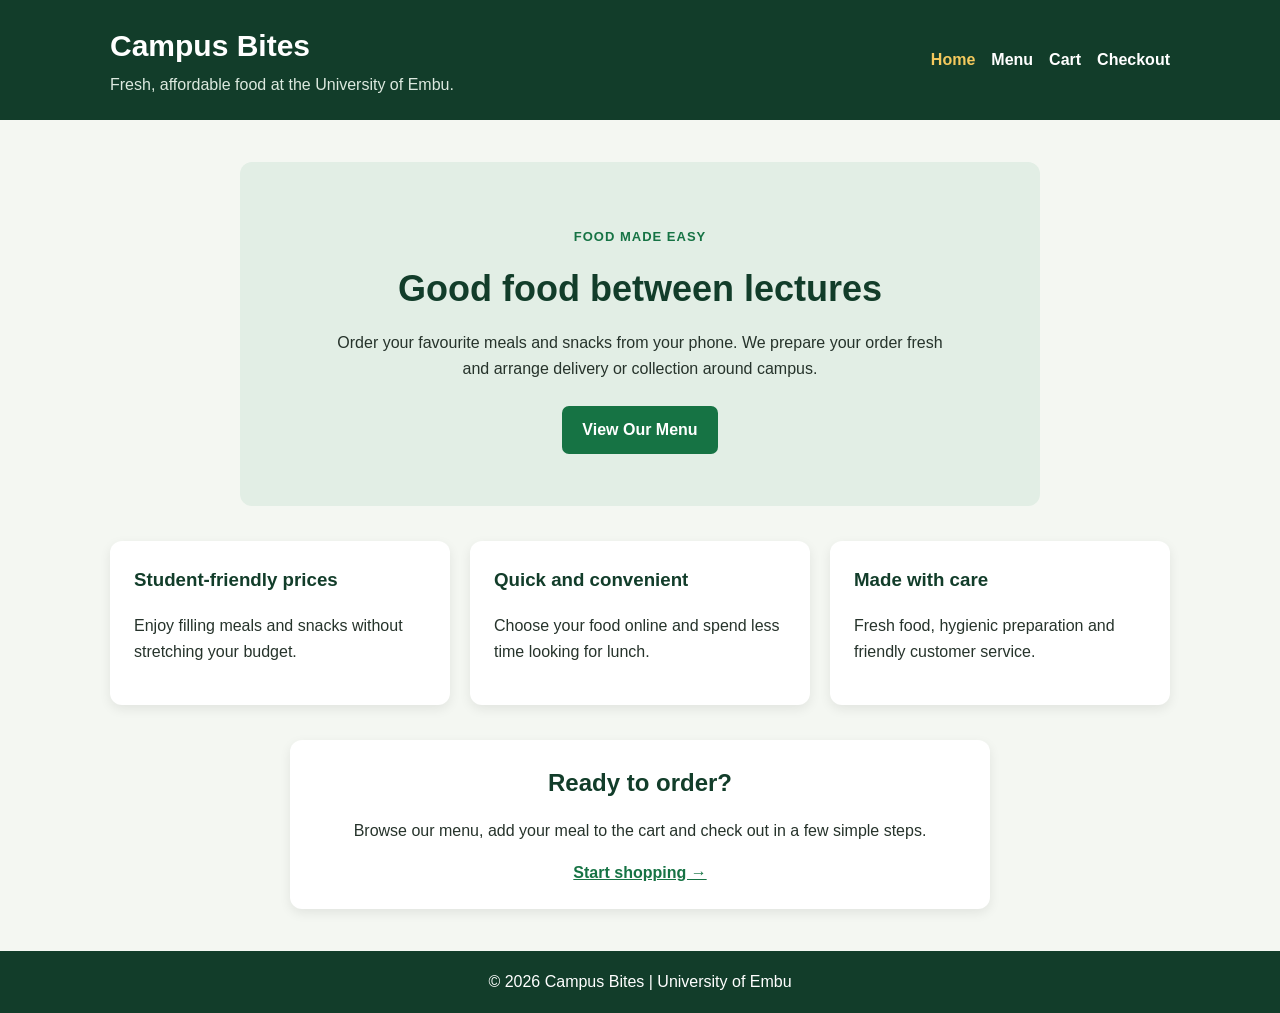
<file: index.html>
<!DOCTYPE html>
<html lang="en">
<head>
    <meta charset="UTF-8">
    <meta name="viewport" content="width=device-width, initial-scale=1.0">
    <title>Campus Bites | Affordable food on campus</title>
    <link rel="stylesheet" href="style.css">
</head>
<body>
    <header>
        <div class="site-header">
            <div>
                <h1>Campus Bites</h1>
                <p>Fresh, affordable food at the University of Embu.</p>
            </div>
            <nav aria-label="Main navigation">
                <a class="active" href="index.html">Home</a>
                <a href="products.html">Menu</a>
                <a href="cart.html">Cart</a>
                <a href="checkout.html">Checkout</a>
            </nav>
        </div>
    </header>

    <main>
        <section class="welcome">
            <p class="eyebrow">Food made easy</p>
            <h2>Good food between lectures</h2>
            <p>Order your favourite meals and snacks from your phone. We prepare your order fresh and arrange delivery or collection around campus.</p>
            <a class="order-button" href="products.html">View Our Menu</a>
        </section>

        <section class="info-grid">
            <article>
                <h3>Student-friendly prices</h3>
                <p>Enjoy filling meals and snacks without stretching your budget.</p>
            </article>
            <article>
                <h3>Quick and convenient</h3>
                <p>Choose your food online and spend less time looking for lunch.</p>
            </article>
            <article>
                <h3>Made with care</h3>
                <p>Fresh food, hygienic preparation and friendly customer service.</p>
            </article>
        </section>

        <section class="callout">
            <h2>Ready to order?</h2>
            <p>Browse our menu, add your meal to the cart and check out in a few simple steps.</p>
            <a class="text-link" href="products.html">Start shopping &rarr;</a>
        </section>
    </main>

    <footer>
        <p>&copy; 2026 Campus Bites | University of Embu</p>
    </footer>
</body>
</html>
</file>
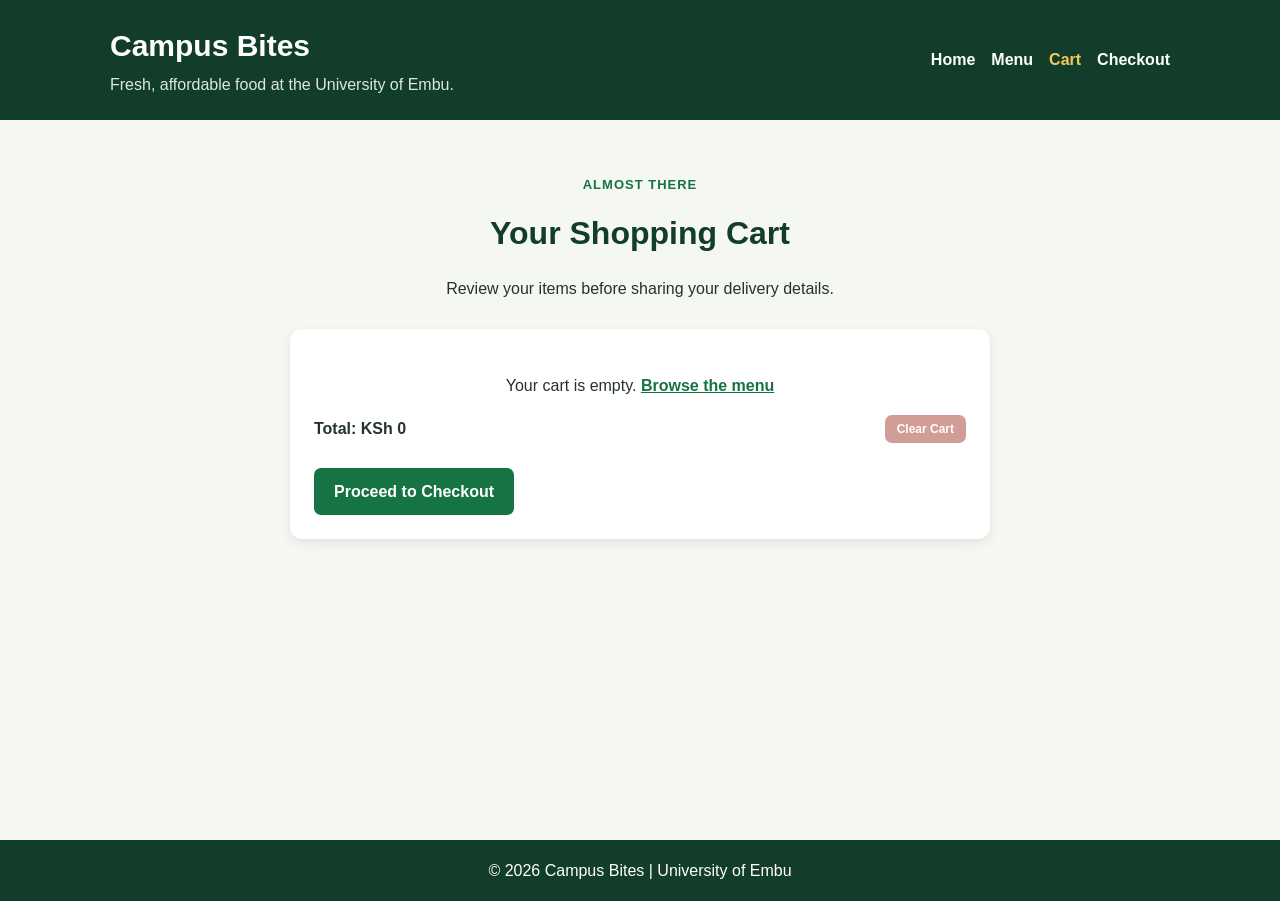
<file: cart.html>
<!DOCTYPE html>
<html lang="en">
<head>
    <meta charset="UTF-8">
    <meta name="viewport" content="width=device-width, initial-scale=1.0">
    <title>Campus Bites | Cart</title>
    <link rel="stylesheet" href="style.css">
</head>
<body>
    <header>
        <div class="site-header">
            <div>
                <h1>Campus Bites</h1>
                <p>Fresh, affordable food at the University of Embu.</p>
            </div>
            <nav aria-label="Main navigation">
                <a href="index.html">Home</a>
                <a href="products.html">Menu</a>
                <a class="active" href="cart.html">Cart</a>
                <a href="checkout.html">Checkout</a>
            </nav>
        </div>
    </header>

    <main>
        <section class="page-heading">
            <p class="eyebrow">Almost there</p>
            <h2>Your Shopping Cart</h2>
            <p>Review your items before sharing your delivery details.</p>
        </section>
        <div class="cart-panel">
            <ul id="cartItems"></ul>
            <p class="empty-message" id="emptyCart" hidden>Your cart is empty. <a class="text-link" href="products.html">Browse the menu</a></p>
            <div class="cart-summary">
                <strong id="cartTotal">Total: KSh 0</strong>
                <button type="button" onclick="clearCart()">Clear Cart</button>
            </div>
            <a class="order-button" href="checkout.html">Proceed to Checkout</a>
        </div>
    </main>

    <footer>
        <p>&copy; 2026 Campus Bites | University of Embu</p>
    </footer>

    <script>
        function getCart() {
            return JSON.parse(localStorage.getItem("cart")) || [];
        }

        function displayCart() {
            const cart = getCart();
            const list = document.getElementById("cartItems");
            let total = 0;
            list.innerHTML = "";

            cart.forEach((item, index) => {
                total += item.price;
                const row = document.createElement("li");
                row.innerHTML = `<span>${item.name} <strong>KSh ${item.price}</strong></span>`;
                const removeButton = document.createElement("button");
                removeButton.type = "button";
                removeButton.textContent = "Remove";
                removeButton.onclick = () => removeItem(index);
                row.appendChild(removeButton);
                list.appendChild(row);
            });

            document.getElementById("cartTotal").textContent = `Total: KSh ${total}`;
            document.getElementById("emptyCart").hidden = cart.length !== 0;
            document.querySelector(".cart-summary button").disabled = cart.length === 0;
        }

        function removeItem(index) {
            const cart = getCart();
            cart.splice(index, 1);
            localStorage.setItem("cart", JSON.stringify(cart));
            displayCart();
        }

        function clearCart() {
            localStorage.removeItem("cart");
            displayCart();
        }

        displayCart();
    </script>
</body>
</html>
</file>
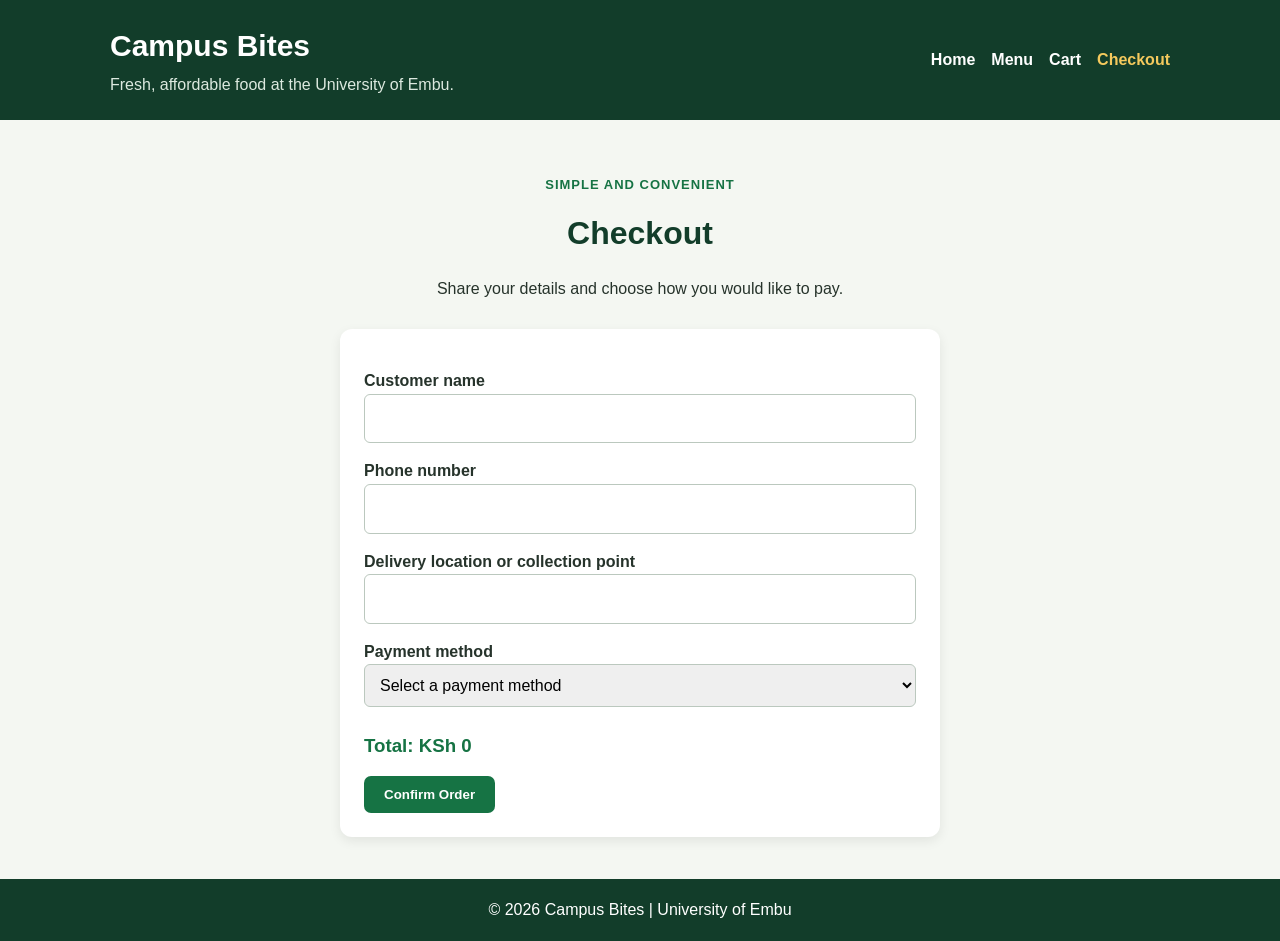
<file: checkout.html>
<!DOCTYPE html>
<html lang="en">
<head>
    <meta charset="UTF-8">
    <meta name="viewport" content="width=device-width, initial-scale=1.0">
    <title>Campus Bites | Checkout</title>
    <link rel="stylesheet" href="style.css">
</head>
<body>
    <header>
        <div class="site-header">
            <div>
                <h1>Campus Bites</h1>
                <p>Fresh, affordable food at the University of Embu.</p>
            </div>
            <nav aria-label="Main navigation">
                <a href="index.html">Home</a>
                <a href="products.html">Menu</a>
                <a href="cart.html">Cart</a>
                <a class="active" href="checkout.html">Checkout</a>
            </nav>
        </div>
    </header>

    <main>
        <section class="page-heading">
            <p class="eyebrow">Simple and convenient</p>
            <h2>Checkout</h2>
            <p>Share your details and choose how you would like to pay.</p>
        </section>
        <form class="checkout-form" onsubmit="placeOrder(event)">
            <label for="customerName">Customer name</label>
            <input type="text" id="customerName" required>

            <label for="phone">Phone number</label>
            <input type="tel" id="phone" required>

            <label for="location">Delivery location or collection point</label>
            <input type="text" id="location" required>

            <label for="payment">Payment method</label>
            <select id="payment" required>
                <option value="">Select a payment method</option>
                <option>M-Pesa</option>
                <option>Cash on delivery</option>
                <option>Bank transfer</option>
            </select>

            <h3 id="orderTotal">Total: KSh 0</h3>
            <button type="submit">Confirm Order</button>
        </form>
    </main>

    <footer>
        <p>&copy; 2026 Campus Bites | University of Embu</p>
    </footer>

    <script>
        const cart = JSON.parse(localStorage.getItem("cart")) || [];
        const total = cart.reduce((sum, item) => sum + item.price, 0);
        document.getElementById("orderTotal").textContent = `Total: KSh ${total}`;

        function placeOrder(event) {
            event.preventDefault();
            if (cart.length === 0) {
                alert("Your cart is empty. Please choose a meal first.");
                window.location.href = "products.html";
                return;
            }

            alert("Thank you! Your order has been received.");
            localStorage.removeItem("cart");
            window.location.href = "index.html";
        }
    </script>
</body>
</html>
</file>
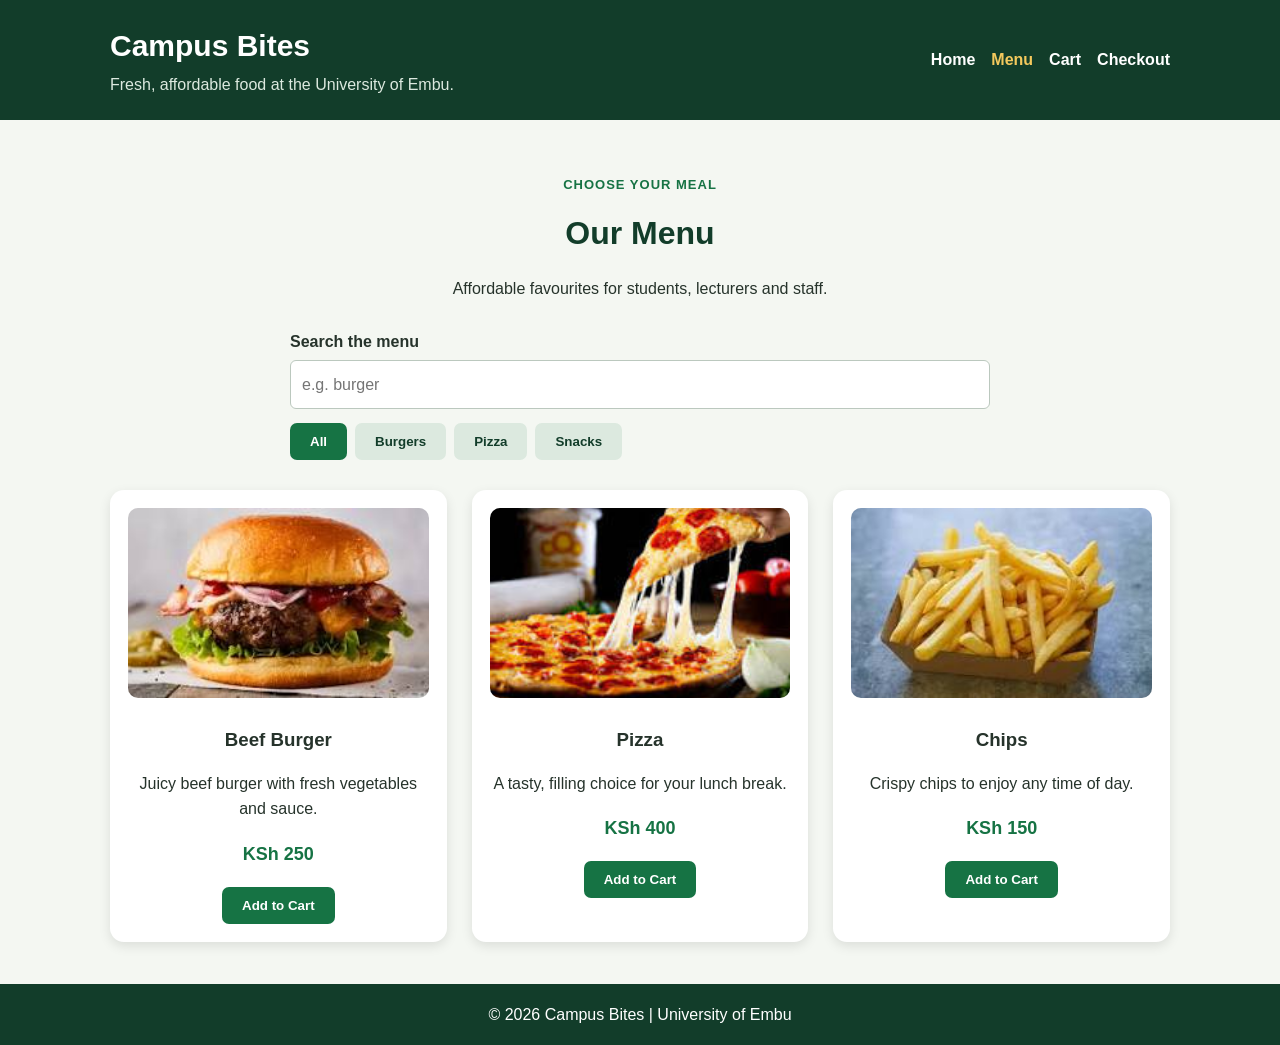
<file: products.html>
<!DOCTYPE html>
<html lang="en">
<head>
    <meta charset="UTF-8">
    <meta name="viewport" content="width=device-width, initial-scale=1.0">
    <title>Campus Bites | Menu</title>
    <link rel="stylesheet" href="style.css">
</head>
<body>
    <header>
        <div class="site-header">
            <div>
                <h1>Campus Bites</h1>
                <p>Fresh, affordable food at the University of Embu.</p>
            </div>
            <nav aria-label="Main navigation">
                <a href="index.html">Home</a>
                <a class="active" href="products.html">Menu</a>
                <a href="cart.html">Cart</a>
                <a href="checkout.html">Checkout</a>
            </nav>
        </div>
    </header>

    <main>
        <section class="page-heading">
            <p class="eyebrow">Choose your meal</p>
            <h2>Our Menu</h2>
            <p>Affordable favourites for students, lecturers and staff.</p>
        </section>

        <div class="menu-tools">
            <label for="searchInput">Search the menu</label>
            <input type="search" id="searchInput" placeholder="e.g. burger" oninput="filterFood()">
            <div class="categories" aria-label="Menu categories">
                <button type="button" class="category-button selected" onclick="filterCategory('all', this)">All</button>
                <button type="button" class="category-button" onclick="filterCategory('burger', this)">Burgers</button>
                <button type="button" class="category-button" onclick="filterCategory('pizza', this)">Pizza</button>
                <button type="button" class="category-button" onclick="filterCategory('snack', this)">Snacks</button>
            </div>
        </div>

        <div class="food-container" id="foodList">
            <article class="food-card" data-category="burger">
                <img src="Images/burger.jpg" alt="Beef burger">
                <h3>Beef Burger</h3>
                <p>Juicy beef burger with fresh vegetables and sauce.</p>
                <p class="price">KSh 250</p>
                <button type="button" onclick="addToCart('Beef Burger', 250)">Add to Cart</button>
            </article>
            <article class="food-card" data-category="pizza">
                <img src="Images/pizza.jpg" alt="Pizza">
                <h3>Pizza</h3>
                <p>A tasty, filling choice for your lunch break.</p>
                <p class="price">KSh 400</p>
                <button type="button" onclick="addToCart('Pizza', 400)">Add to Cart</button>
            </article>
            <article class="food-card" data-category="snack">
                <img src="Images/chips.jpg" alt="Crispy chips">
                <h3>Chips</h3>
                <p>Crispy chips to enjoy any time of day.</p>
                <p class="price">KSh 150</p>
                <button type="button" onclick="addToCart('Chips', 150)">Add to Cart</button>
            </article>
        </div>
        <p class="empty-message" id="emptyMessage" hidden>No menu items match your search.</p>
    </main>

    <footer>
        <p>&copy; 2026 Campus Bites | University of Embu</p>
    </footer>

    <script>
        let selectedCategory = "all";

        function addToCart(name, price) {
            const cart = JSON.parse(localStorage.getItem("cart")) || [];
            cart.push({ name, price });
            localStorage.setItem("cart", JSON.stringify(cart));
            window.location.href = "cart.html";
        }

        function filterCategory(category, button) {
            selectedCategory = category;
            document.querySelectorAll(".category-button").forEach((item) => item.classList.remove("selected"));
            button.classList.add("selected");
            filterFood();
        }

        function filterFood() {
            const search = document.getElementById("searchInput").value.toLowerCase().trim();
            const cards = document.querySelectorAll(".food-card");
            let visible = 0;

            cards.forEach((card) => {
                const matchesCategory = selectedCategory === "all" || card.dataset.category === selectedCategory;
                const matchesSearch = card.querySelector("h3").textContent.toLowerCase().includes(search);
                card.hidden = !(matchesCategory && matchesSearch);
                if (!card.hidden) visible++;
            });

            document.getElementById("emptyMessage").hidden = visible !== 0;
        }
    </script>
</body>
</html>
</file>
<file: style.css>
* {
    box-sizing: border-box;
}

body {
    margin: 0;
    font-family: Arial, sans-serif;
    background: #f4f7f2;
    color: #26332b;
    line-height: 1.6;
}

header,
footer {
    background: #123d2a;
    color: white;
}

.site-header {
    max-width: 1100px;
    margin: auto;
    padding: 22px 20px;
    display: flex;
    justify-content: space-between;
    align-items: center;
    gap: 20px;
}

header h1 {
    margin: 0;
    font-size: 30px;
}

header p {
    margin: 2px 0 0;
    color: #dce9df;
}

nav {
    display: flex;
    flex-wrap: wrap;
    gap: 16px;
    justify-content: center;
}

nav a {
    color: white;
    text-decoration: none;
    font-weight: bold;
}

nav a:hover,
nav a.active {
    color: #f4c95d;
}

main {
    max-width: 1100px;
    margin: auto;
    padding: 42px 20px;
    min-height: calc(100vh - 180px);
}

h2 {
    color: #123d2a;
    margin: 0 0 12px;
}

.welcome,
.page-heading {
    text-align: center;
}

.welcome {
    background: #e2eee5;
    border-radius: 12px;
    padding: 52px 25px;
    max-width: 800px;
    margin: 0 auto 35px;
}

.welcome h2 {
    font-size: 36px;
}

.welcome p:not(.eyebrow) {
    max-width: 620px;
    margin: 0 auto 25px;
}

.eyebrow {
    color: #167344;
    font-size: 13px;
    font-weight: bold;
    letter-spacing: 1px;
    text-transform: uppercase;
}

.order-button,
button {
    display: inline-block;
    background: #167344;
    color: white;
    border: 0;
    padding: 11px 20px;
    border-radius: 7px;
    cursor: pointer;
    font-weight: bold;
    text-decoration: none;
}

button:hover,
.order-button:hover {
    background: #0d4d2d;
}

button:disabled {
    opacity: .5;
    cursor: not-allowed;
}

.info-grid {
    display: grid;
    grid-template-columns: repeat(3, 1fr);
    gap: 20px;
    margin-bottom: 35px;
}

.info-grid article,
.callout,
.cart-panel,
.checkout-form {
    background: white;
    border-radius: 12px;
    padding: 24px;
    box-shadow: 0 4px 12px rgba(0, 0, 0, .08);
}

.info-grid h3 {
    color: #123d2a;
    margin-top: 0;
}

.callout {
    text-align: center;
    max-width: 700px;
    margin: auto;
}

.callout h2 {
    margin-bottom: 5px;
}

.text-link {
    color: #167344;
    font-weight: bold;
}

.page-heading {
    margin-bottom: 28px;
}

.page-heading h2 {
    font-size: 32px;
}

.menu-tools {
    max-width: 700px;
    margin: 0 auto 30px;
}

.menu-tools label {
    display: block;
    font-weight: bold;
    margin-bottom: 5px;
}

input,
select {
    width: 100%;
    padding: 11px;
    border: 1px solid #bbc8be;
    border-radius: 6px;
    font: inherit;
}

.categories {
    display: flex;
    flex-wrap: wrap;
    gap: 8px;
    margin-top: 14px;
}

.category-button {
    background: #dce9df;
    color: #123d2a;
}

.category-button.selected {
    background: #167344;
    color: white;
}

.food-container {
    display: grid;
    grid-template-columns: repeat(3, 1fr);
    gap: 25px;
}

.food-card {
    background: white;
    padding: 18px;
    border-radius: 14px;
    text-align: center;
    box-shadow: 0 4px 12px rgba(0, 0, 0, .1);
}

.food-card[hidden] {
    display: none;
}

.food-card img {
    width: 100%;
    height: 190px;
    object-fit: cover;
    border-radius: 10px;
}

.food-card h3 {
    margin-bottom: 5px;
}

.price {
    color: #167344;
    font-weight: bold;
    font-size: 18px;
}

.empty-message {
    text-align: center;
}

.cart-panel {
    max-width: 700px;
    margin: auto;
}

#cartItems {
    list-style: none;
    padding: 0;
    margin: 0 0 20px;
}

#cartItems li {
    display: flex;
    justify-content: space-between;
    align-items: center;
    gap: 15px;
    padding: 13px 0;
    border-bottom: 1px solid #e1e8e2;
}

#cartItems li button,
.cart-summary button {
    background: #a63b32;
    padding: 7px 12px;
    font-size: 12px;
}

.cart-summary {
    display: flex;
    justify-content: space-between;
    align-items: center;
    gap: 15px;
    margin-bottom: 25px;
}

.checkout-form {
    max-width: 600px;
    margin: auto;
}

.checkout-form label {
    display: block;
    font-weight: bold;
    margin-top: 15px;
}

.checkout-form h3 {
    color: #167344;
    margin: 24px 0 15px;
}

footer {
    text-align: center;
    padding: 18px;
}

footer p {
    margin: 0;
}

@media (max-width: 700px) {
    .site-header,
    .info-grid,
    .food-container {
        display: block;
    }

    .site-header {
        text-align: center;
    }

    nav {
        margin-top: 16px;
    }

    .info-grid article,
    .food-card {
        margin-bottom: 20px;
    }

    .welcome h2 {
        font-size: 29px;
    }
}
</file>
